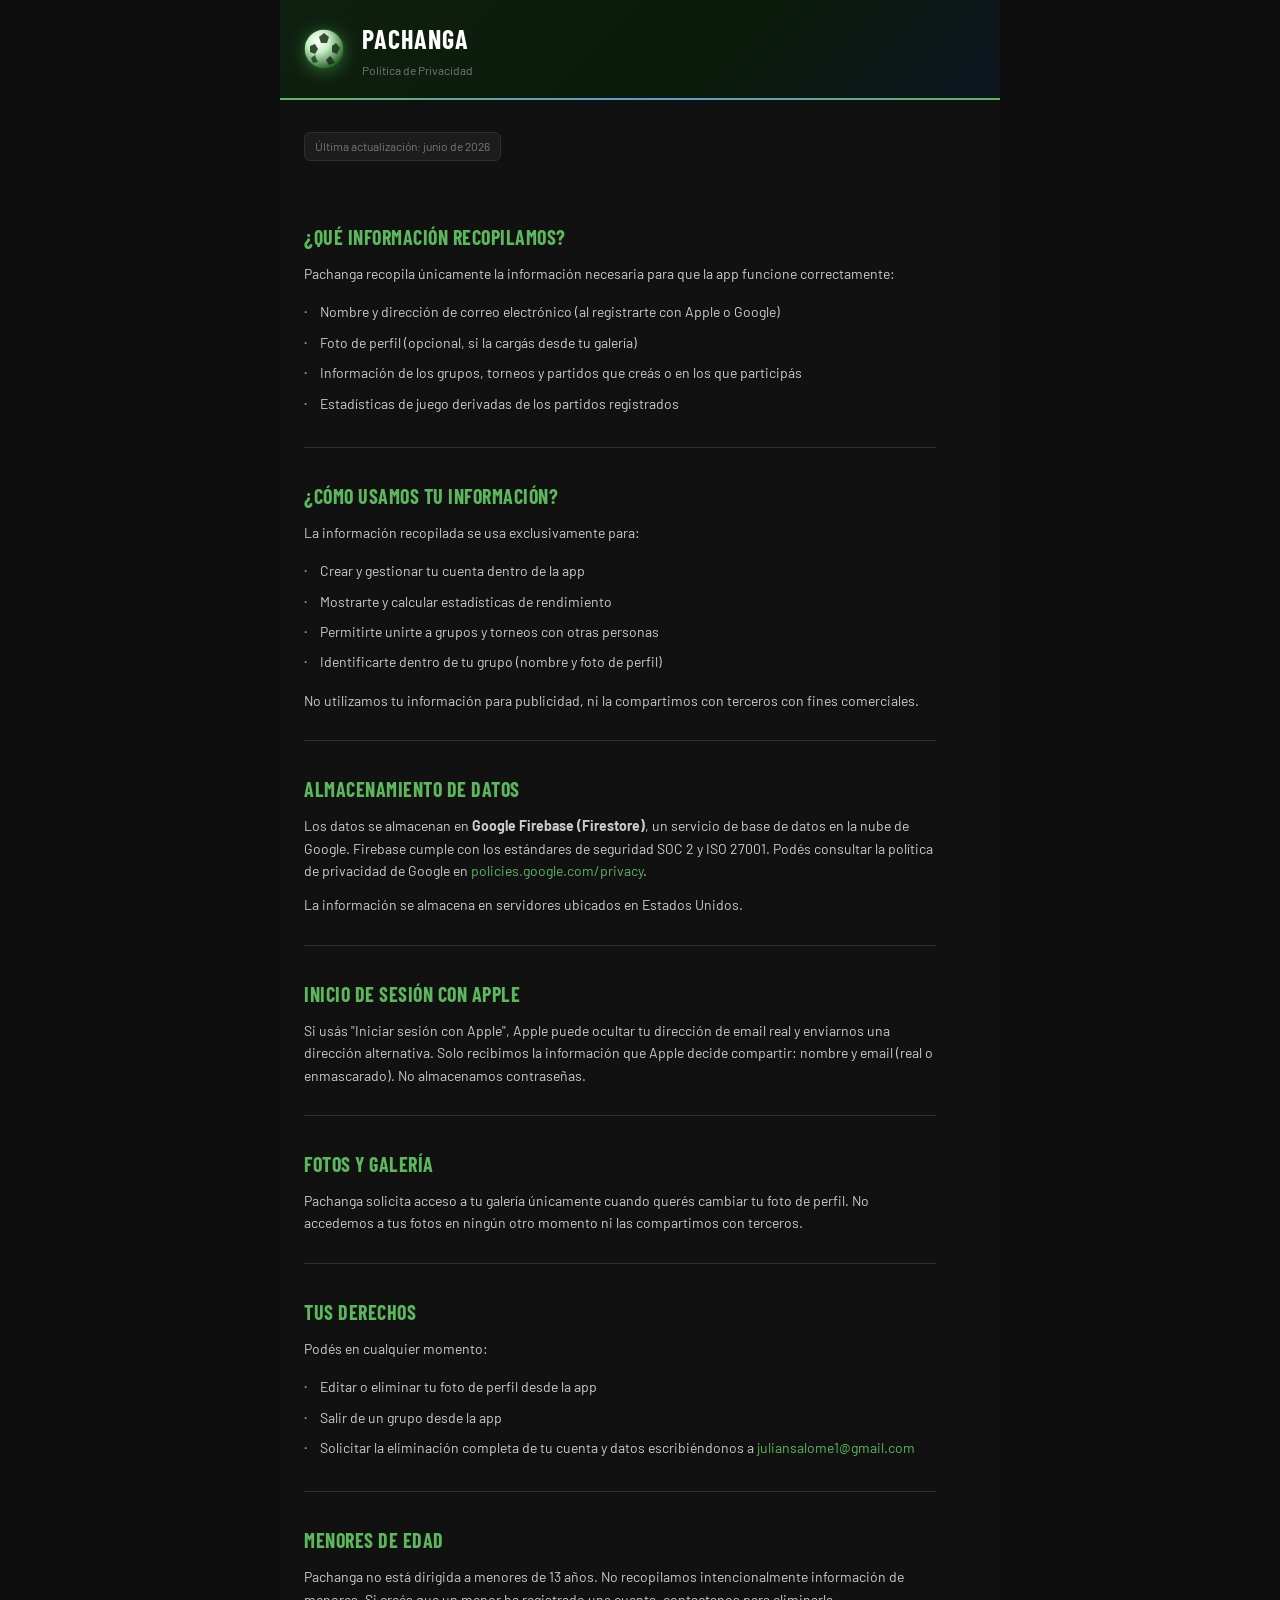
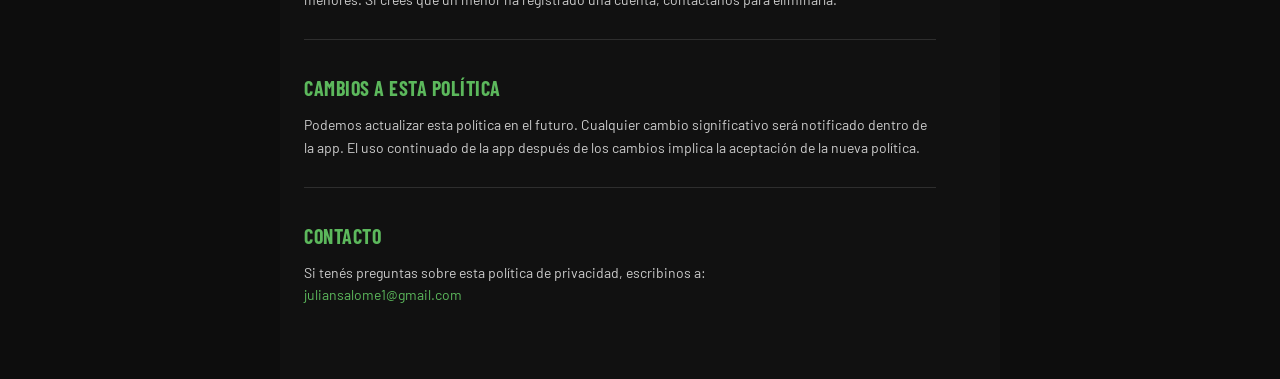
<file: privacy.html>
<!DOCTYPE html>
<html lang="es">
<head>
  <meta charset="UTF-8">
  <meta name="viewport" content="width=device-width, initial-scale=1.0">
  <title>Política de Privacidad · Pachanga</title>
  <link rel="icon" type="image/svg+xml" href="favicon.svg">
  <link rel="preconnect" href="https://fonts.googleapis.com">
  <link href="https://fonts.googleapis.com/css2?family=Barlow+Condensed:wght@400;600;700&family=Barlow:wght@400;500;600&display=swap" rel="stylesheet">
  <style>
    *, *::before, *::after { box-sizing: border-box; margin: 0; padding: 0; }
    :root {
      --green: #2d6a2d;
      --green-light: #3a8c3a;
      --green-accent: #5cb85c;
      --surface: #111111;
      --card: #1c1c1c;
      --border: #2e2e2e;
      --text: #efefef;
      --muted: #777;
    }
    html, body {
      min-height: 100%;
      background: #0d0d0d;
      color: var(--text);
      font-family: 'Barlow', sans-serif;
      font-size: 15px;
      line-height: 1.6;
    }
    .app {
      max-width: 720px;
      margin: 0 auto;
      background: var(--surface);
      min-height: 100vh;
    }
    /* HEADER */
    .header {
      background: linear-gradient(135deg, #0f2010 0%, #0a1a0a 60%, #0d1520 100%);
      padding: 18px 20px;
      border-bottom: 2px solid transparent;
      border-image: linear-gradient(90deg, var(--green-accent), #5b9bd5, var(--green-accent)) 1;
      display: flex;
      align-items: center;
      gap: 14px;
    }
    .header-icon {
      width: 48px; height: 48px;
      display: flex; align-items: center; justify-content: center;
      flex-shrink: 0;
      filter: drop-shadow(0 2px 8px rgba(92,184,92,.4));
    }
    .header-text h1 {
      font-family: 'Barlow Condensed', sans-serif;
      font-size: 26px;
      font-weight: 700;
      color: #fff;
      letter-spacing: 1px;
      text-transform: uppercase;
    }
    .header-text p {
      font-size: 12px;
      color: var(--muted);
      margin-top: 1px;
    }
    /* CONTENT */
    .content {
      padding: 32px 24px 60px;
      max-width: 680px;
    }
    .content h2 {
      font-family: 'Barlow Condensed', sans-serif;
      font-size: 20px;
      font-weight: 700;
      color: var(--green-accent);
      text-transform: uppercase;
      letter-spacing: 0.5px;
      margin-top: 32px;
      margin-bottom: 10px;
    }
    .content h2:first-child { margin-top: 0; }
    .content p {
      color: #ccc;
      margin-bottom: 12px;
      font-size: 14px;
    }
    .content ul {
      list-style: none;
      padding: 0;
      margin-bottom: 12px;
    }
    .content ul li {
      color: #ccc;
      font-size: 14px;
      padding: 4px 0 4px 16px;
      position: relative;
    }
    .content ul li::before {
      content: '·';
      position: absolute;
      left: 0;
      color: var(--green-accent);
      font-weight: 700;
    }
    .date {
      display: inline-block;
      font-size: 12px;
      color: var(--muted);
      background: var(--card);
      border: 1px solid var(--border);
      border-radius: 6px;
      padding: 4px 10px;
      margin-bottom: 28px;
    }
    .divider {
      height: 1px;
      background: var(--border);
      margin: 28px 0;
    }
    a { color: var(--green-accent); text-decoration: none; }
    a:hover { text-decoration: underline; }
  </style>
</head>
<body>
  <div class="app">
    <div class="header">
      <div class="header-icon">
        <svg width="44" height="44" viewBox="0 0 44 44" fill="none" xmlns="http://www.w3.org/2000/svg">
          <defs>
            <radialGradient id="ballGrad" cx="35%" cy="30%" r="70%">
              <stop offset="0%" stop-color="#ffffff"/>
              <stop offset="40%" stop-color="#c8f0c8"/>
              <stop offset="100%" stop-color="#2d6a2d"/>
            </radialGradient>
          </defs>
          <circle cx="22" cy="22" r="20" fill="url(#ballGrad)" stroke="#1a4a1a" stroke-width="1.5"/>
          <path d="M22 6 L27 10 L25 16 L19 16 L17 10 Z" fill="#1a2e1a" opacity="0.85"/>
          <path d="M34 16 L38 21 L35 27 L30 25 L30 19 Z" fill="#1a2e1a" opacity="0.85"/>
          <path d="M30 31 L33 36 L27 38 L24 33 L28 29 Z" fill="#1a2e1a" opacity="0.85"/>
          <path d="M14 31 L16 35 L11 36 L9 31 L13 28 Z" fill="#1a2e1a" opacity="0.75"/>
          <path d="M8 19 L13 17 L16 22 L13 27 L8 25 Z" fill="#1a2e1a" opacity="0.85"/>
        </svg>
      </div>
      <div class="header-text">
        <h1>Pachanga</h1>
        <p>Política de Privacidad</p>
      </div>
    </div>

    <div class="content">
      <span class="date">Última actualización: junio de 2026</span>

      <h2>¿Qué información recopilamos?</h2>
      <p>Pachanga recopila únicamente la información necesaria para que la app funcione correctamente:</p>
      <ul>
        <li>Nombre y dirección de correo electrónico (al registrarte con Apple o Google)</li>
        <li>Foto de perfil (opcional, si la cargás desde tu galería)</li>
        <li>Información de los grupos, torneos y partidos que creás o en los que participás</li>
        <li>Estadísticas de juego derivadas de los partidos registrados</li>
      </ul>

      <div class="divider"></div>

      <h2>¿Cómo usamos tu información?</h2>
      <p>La información recopilada se usa exclusivamente para:</p>
      <ul>
        <li>Crear y gestionar tu cuenta dentro de la app</li>
        <li>Mostrarte y calcular estadísticas de rendimiento</li>
        <li>Permitirte unirte a grupos y torneos con otras personas</li>
        <li>Identificarte dentro de tu grupo (nombre y foto de perfil)</li>
      </ul>
      <p>No utilizamos tu información para publicidad, ni la compartimos con terceros con fines comerciales.</p>

      <div class="divider"></div>

      <h2>Almacenamiento de datos</h2>
      <p>Los datos se almacenan en <strong>Google Firebase (Firestore)</strong>, un servicio de base de datos en la nube de Google. Firebase cumple con los estándares de seguridad SOC 2 y ISO 27001. Podés consultar la política de privacidad de Google en <a href="https://policies.google.com/privacy" target="_blank">policies.google.com/privacy</a>.</p>
      <p>La información se almacena en servidores ubicados en Estados Unidos.</p>

      <div class="divider"></div>

      <h2>Inicio de sesión con Apple</h2>
      <p>Si usás "Iniciar sesión con Apple", Apple puede ocultar tu dirección de email real y enviarnos una dirección alternativa. Solo recibimos la información que Apple decide compartir: nombre y email (real o enmascarado). No almacenamos contraseñas.</p>

      <div class="divider"></div>

      <h2>Fotos y galería</h2>
      <p>Pachanga solicita acceso a tu galería únicamente cuando querés cambiar tu foto de perfil. No accedemos a tus fotos en ningún otro momento ni las compartimos con terceros.</p>

      <div class="divider"></div>

      <h2>Tus derechos</h2>
      <p>Podés en cualquier momento:</p>
      <ul>
        <li>Editar o eliminar tu foto de perfil desde la app</li>
        <li>Salir de un grupo desde la app</li>
        <li>Solicitar la eliminación completa de tu cuenta y datos escribiéndonos a <a href="mailto:juliansalome1@gmail.com">juliansalome1@gmail.com</a></li>
      </ul>

      <div class="divider"></div>

      <h2>Menores de edad</h2>
      <p>Pachanga no está dirigida a menores de 13 años. No recopilamos intencionalmente información de menores. Si creés que un menor ha registrado una cuenta, contactanos para eliminarla.</p>

      <div class="divider"></div>

      <h2>Cambios a esta política</h2>
      <p>Podemos actualizar esta política en el futuro. Cualquier cambio significativo será notificado dentro de la app. El uso continuado de la app después de los cambios implica la aceptación de la nueva política.</p>

      <div class="divider"></div>

      <h2>Contacto</h2>
      <p>Si tenés preguntas sobre esta política de privacidad, escribinos a:<br>
      <a href="mailto:juliansalome1@gmail.com">juliansalome1@gmail.com</a></p>
    </div>
  </div>
</body>
</html>
</file>
